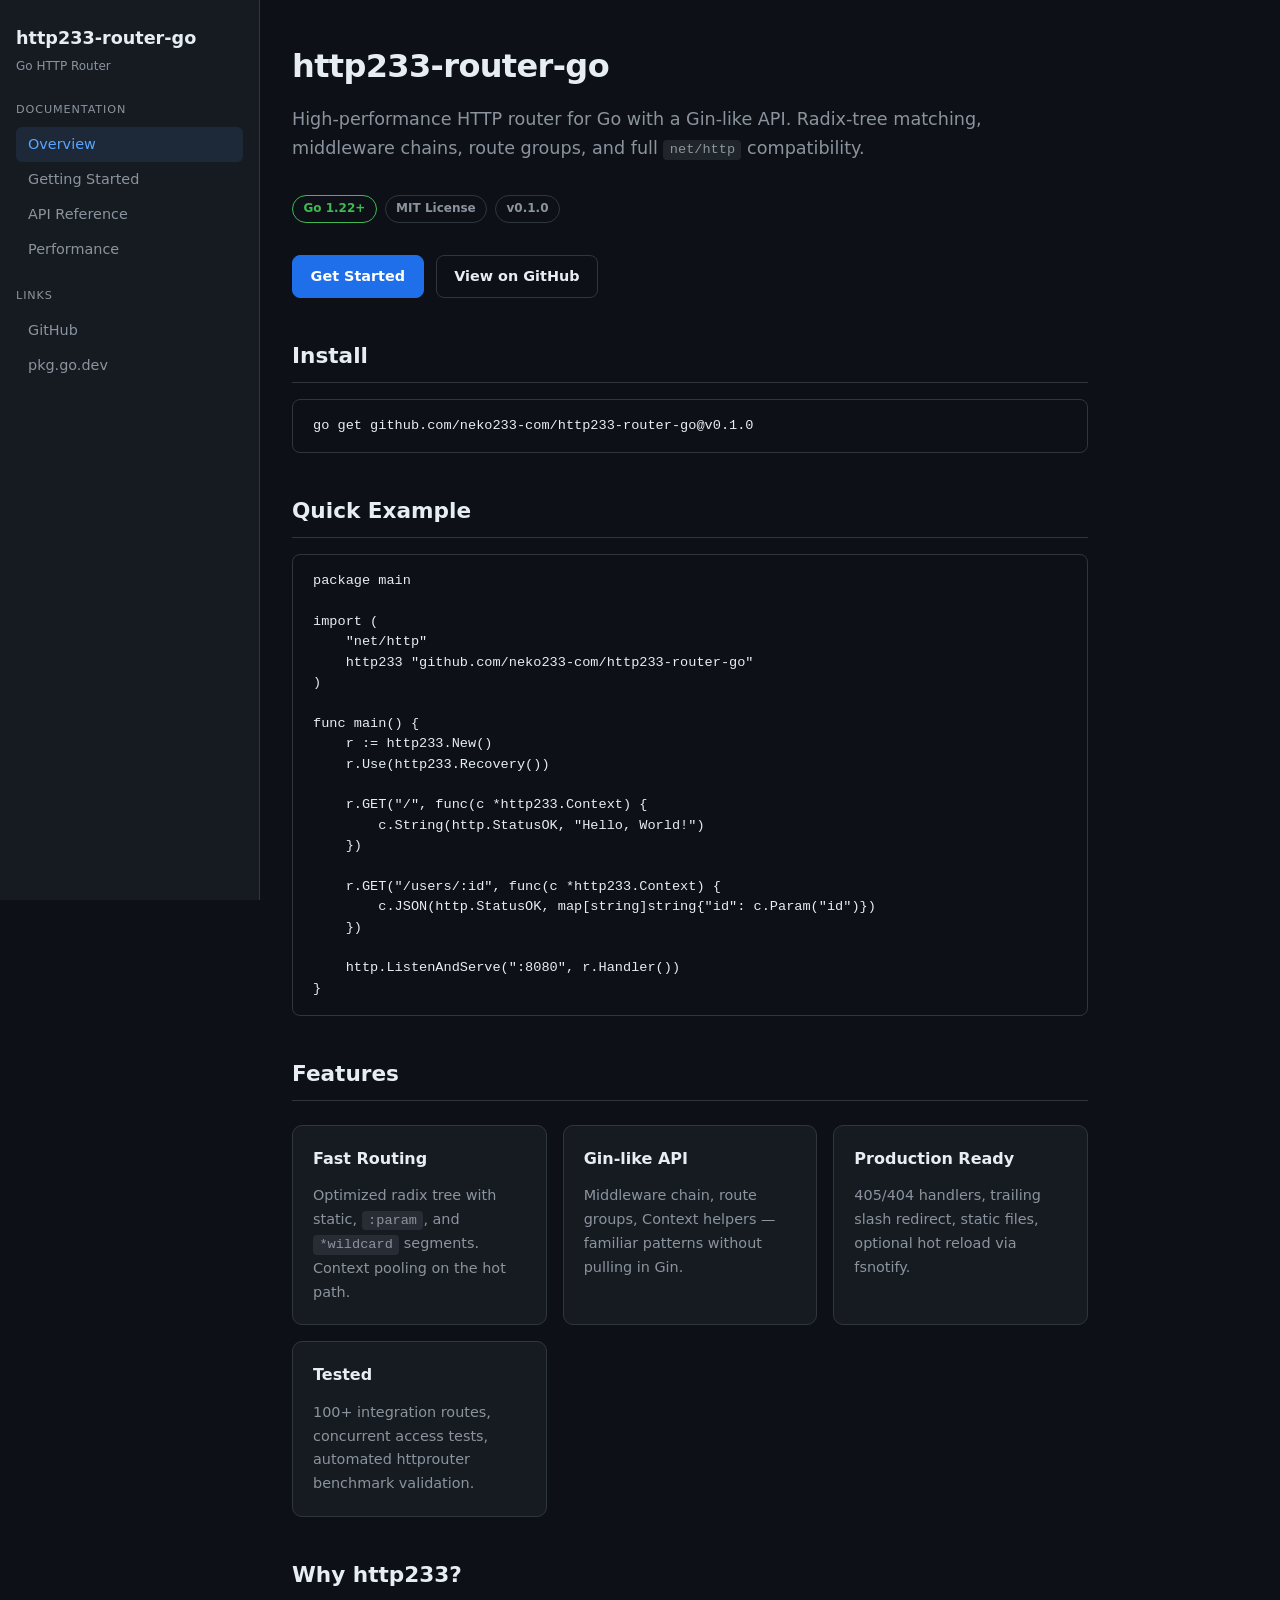
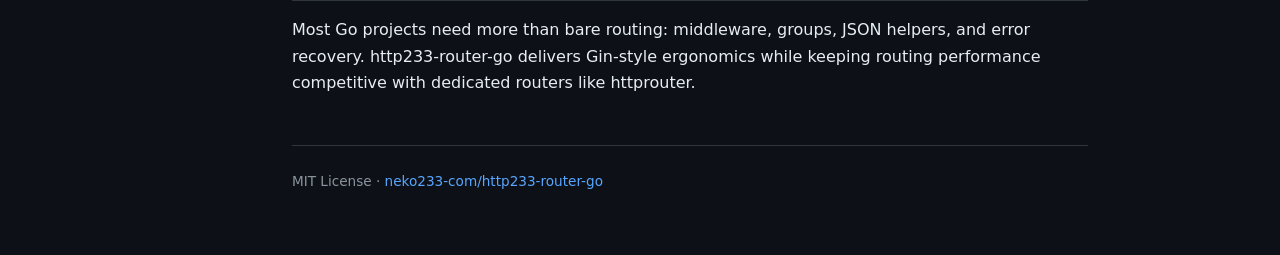
<file: index.html>
<!DOCTYPE html>
<html lang="en">
<head>
  <meta charset="UTF-8">
  <meta name="viewport" content="width=device-width, initial-scale=1.0">
  <title>http233-router-go — Documentation</title>
  <meta name="description" content="High-performance HTTP router for Go with Gin-like API">
  <link rel="stylesheet" href="assets/style.css">
</head>
<body>
  <div class="layout">
    <aside class="sidebar">
      <a class="logo" href="index.html">http233-router-go</a>
      <span class="logo-sub">Go HTTP Router</span>
      <div class="nav-section">Documentation</div>
      <a class="nav-link active" href="index.html">Overview</a>
      <a class="nav-link" href="guide.html">Getting Started</a>
      <a class="nav-link" href="api.html">API Reference</a>
      <a class="nav-link" href="performance.html">Performance</a>
      <div class="nav-section">Links</div>
      <a class="nav-link" href="https://github.com/neko233-com/http233-router-go">GitHub</a>
      <a class="nav-link" href="https://pkg.go.dev/github.com/neko233-com/http233-router-go">pkg.go.dev</a>
    </aside>

    <main>
      <h1>http233-router-go</h1>
      <p class="lead">High-performance HTTP router for Go with a Gin-like API. Radix-tree matching, middleware chains, route groups, and full <code>net/http</code> compatibility.</p>

      <div class="badge-row">
        <span class="badge green">Go 1.22+</span>
        <span class="badge">MIT License</span>
        <span class="badge">v0.1.0</span>
      </div>

      <div class="hero-actions">
        <a class="btn btn-primary" href="guide.html">Get Started</a>
        <a class="btn" href="https://github.com/neko233-com/http233-router-go">View on GitHub</a>
      </div>

      <h2>Install</h2>
      <pre><code>go get github.com/neko233-com/http233-router-go@v0.1.0</code></pre>

      <h2>Quick Example</h2>
      <pre><code>package main

import (
    "net/http"
    http233 "github.com/neko233-com/http233-router-go"
)

func main() {
    r := http233.New()
    r.Use(http233.Recovery())

    r.GET("/", func(c *http233.Context) {
        c.String(http.StatusOK, "Hello, World!")
    })

    r.GET("/users/:id", func(c *http233.Context) {
        c.JSON(http.StatusOK, map[string]string{"id": c.Param("id")})
    })

    http.ListenAndServe(":8080", r.Handler())
}</code></pre>

      <h2>Features</h2>
      <div class="card-grid">
        <div class="card">
          <h3>Fast Routing</h3>
          <p>Optimized radix tree with static, <code>:param</code>, and <code>*wildcard</code> segments. Context pooling on the hot path.</p>
        </div>
        <div class="card">
          <h3>Gin-like API</h3>
          <p>Middleware chain, route groups, Context helpers — familiar patterns without pulling in Gin.</p>
        </div>
        <div class="card">
          <h3>Production Ready</h3>
          <p>405/404 handlers, trailing slash redirect, static files, optional hot reload via fsnotify.</p>
        </div>
        <div class="card">
          <h3>Tested</h3>
          <p>100+ integration routes, concurrent access tests, automated httprouter benchmark validation.</p>
        </div>
      </div>

      <h2>Why http233?</h2>
      <p>Most Go projects need more than bare routing: middleware, groups, JSON helpers, and error recovery. http233-router-go delivers Gin-style ergonomics while keeping routing performance competitive with dedicated routers like httprouter.</p>

      <div class="footer">
        <p>MIT License · <a href="https://github.com/neko233-com/http233-router-go">neko233-com/http233-router-go</a></p>
      </div>
    </main>
  </div>
</body>
</html>
</file>
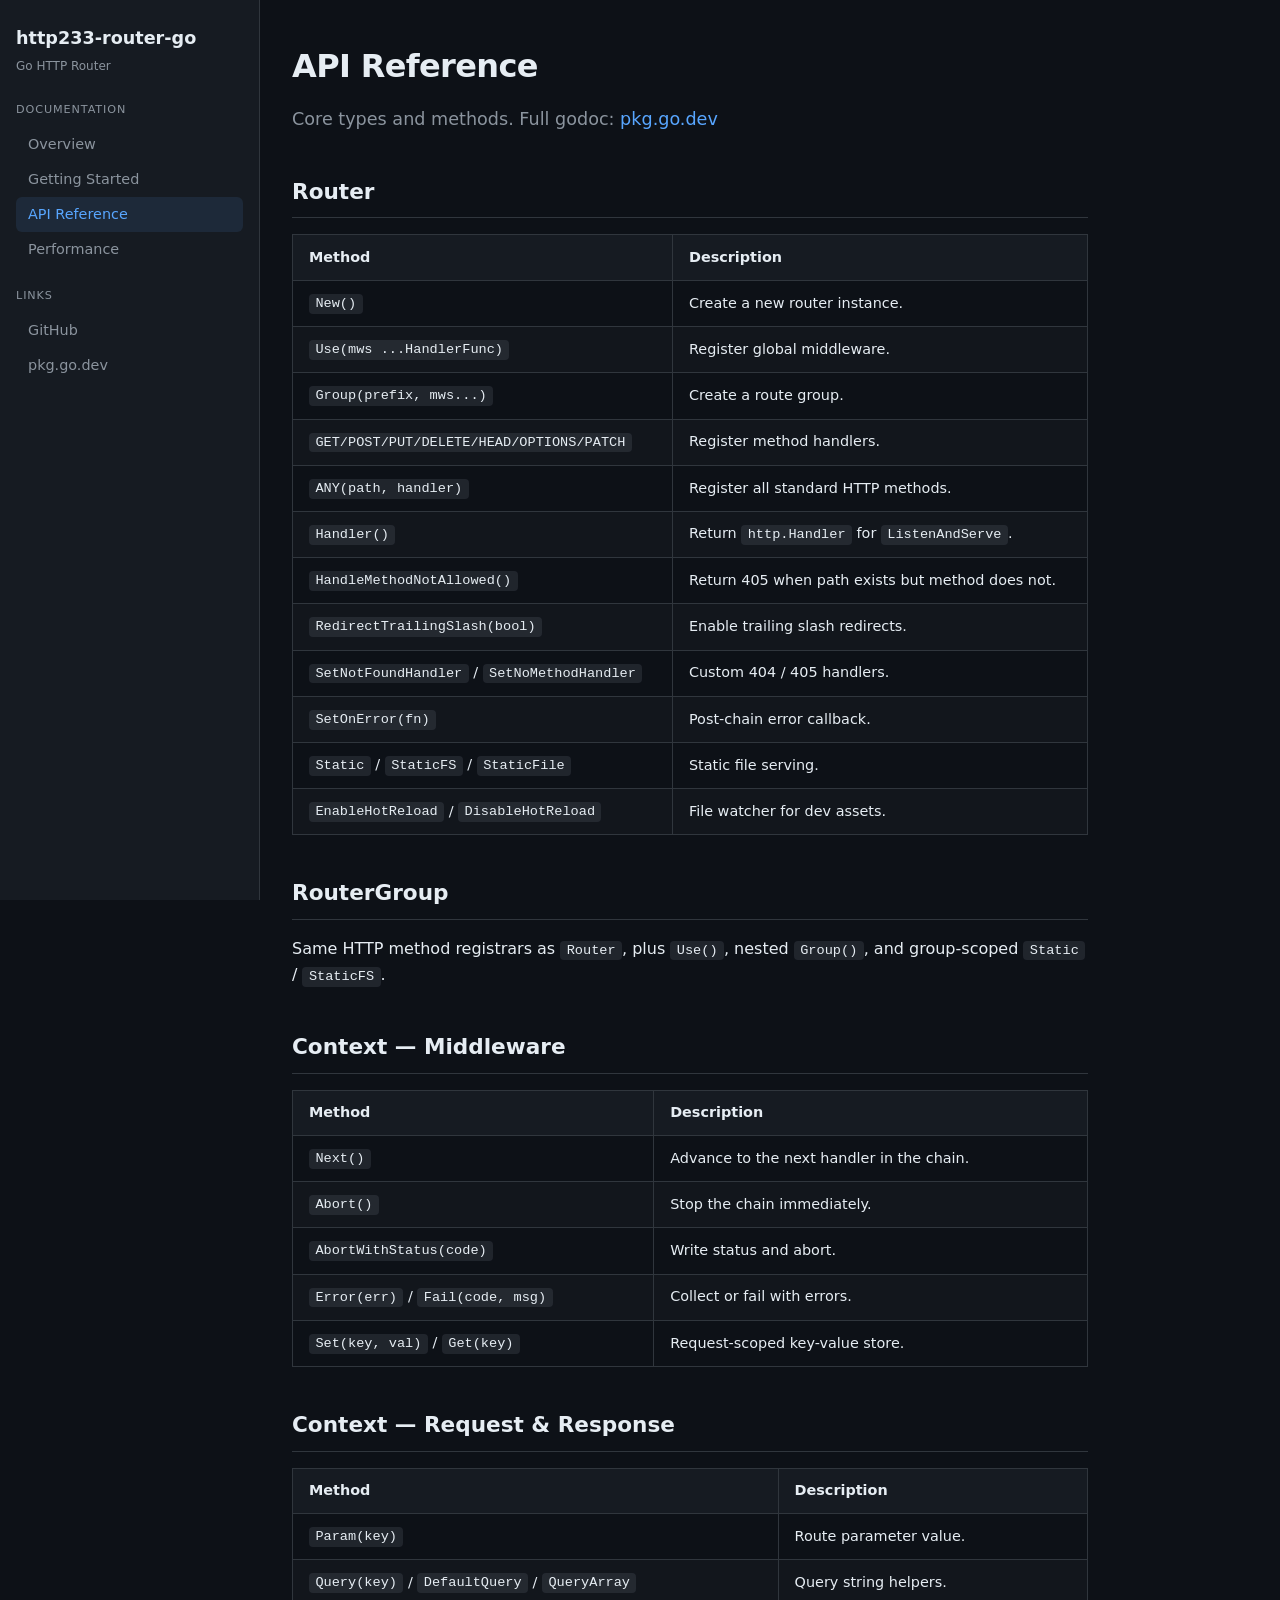
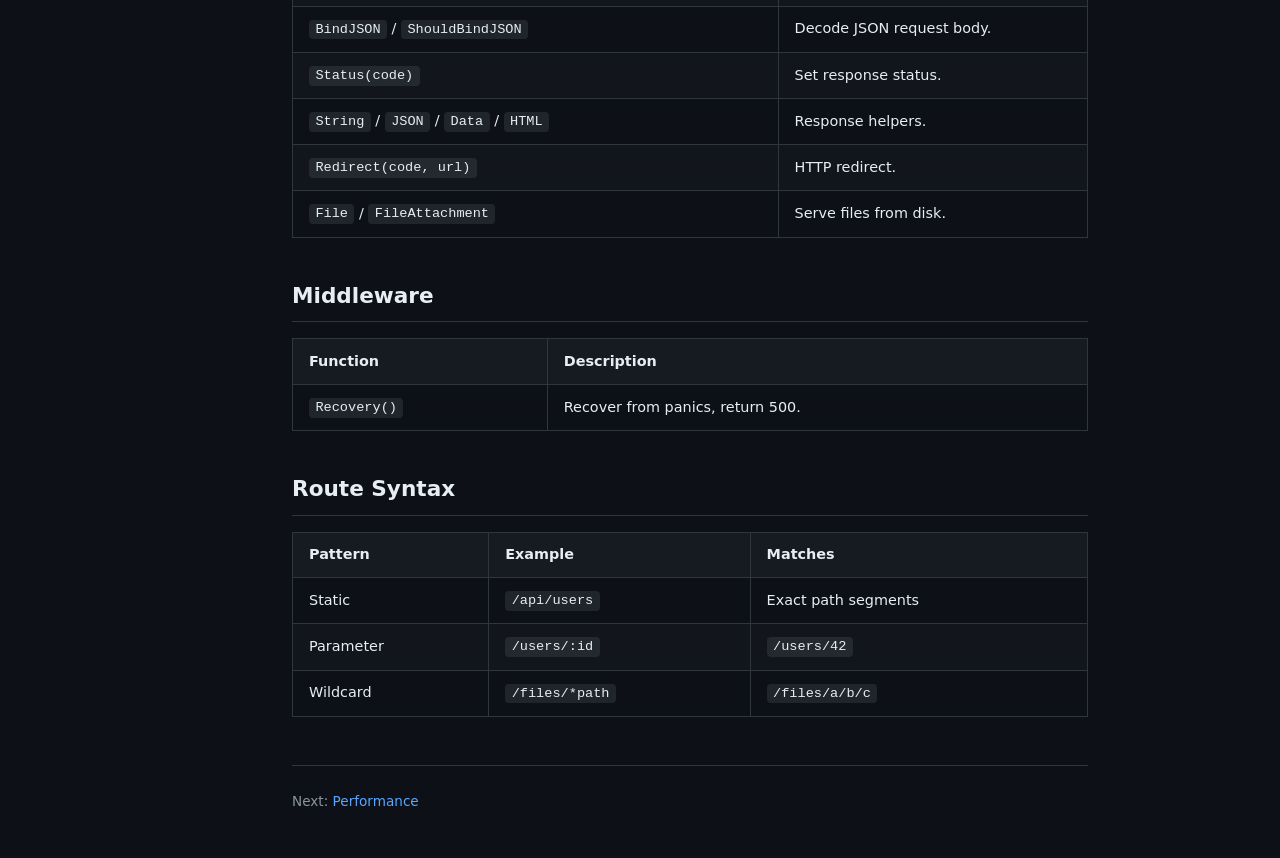
<file: api.html>
<!DOCTYPE html>
<html lang="en">
<head>
  <meta charset="UTF-8">
  <meta name="viewport" content="width=device-width, initial-scale=1.0">
  <title>API Reference — http233-router-go</title>
  <link rel="stylesheet" href="assets/style.css">
</head>
<body>
  <div class="layout">
    <aside class="sidebar">
      <a class="logo" href="index.html">http233-router-go</a>
      <span class="logo-sub">Go HTTP Router</span>
      <div class="nav-section">Documentation</div>
      <a class="nav-link" href="index.html">Overview</a>
      <a class="nav-link" href="guide.html">Getting Started</a>
      <a class="nav-link active" href="api.html">API Reference</a>
      <a class="nav-link" href="performance.html">Performance</a>
      <div class="nav-section">Links</div>
      <a class="nav-link" href="https://github.com/neko233-com/http233-router-go">GitHub</a>
      <a class="nav-link" href="https://pkg.go.dev/github.com/neko233-com/http233-router-go">pkg.go.dev</a>
    </aside>

    <main>
      <h1>API Reference</h1>
      <p class="lead">Core types and methods. Full godoc: <a href="https://pkg.go.dev/github.com/neko233-com/http233-router-go">pkg.go.dev</a></p>

      <h2>Router</h2>
      <table>
        <thead><tr><th>Method</th><th>Description</th></tr></thead>
        <tbody>
          <tr><td><code>New()</code></td><td>Create a new router instance.</td></tr>
          <tr><td><code>Use(mws ...HandlerFunc)</code></td><td>Register global middleware.</td></tr>
          <tr><td><code>Group(prefix, mws...)</code></td><td>Create a route group.</td></tr>
          <tr><td><code>GET/POST/PUT/DELETE/HEAD/OPTIONS/PATCH</code></td><td>Register method handlers.</td></tr>
          <tr><td><code>ANY(path, handler)</code></td><td>Register all standard HTTP methods.</td></tr>
          <tr><td><code>Handler()</code></td><td>Return <code>http.Handler</code> for <code>ListenAndServe</code>.</td></tr>
          <tr><td><code>HandleMethodNotAllowed()</code></td><td>Return 405 when path exists but method does not.</td></tr>
          <tr><td><code>RedirectTrailingSlash(bool)</code></td><td>Enable trailing slash redirects.</td></tr>
          <tr><td><code>SetNotFoundHandler</code> / <code>SetNoMethodHandler</code></td><td>Custom 404 / 405 handlers.</td></tr>
          <tr><td><code>SetOnError(fn)</code></td><td>Post-chain error callback.</td></tr>
          <tr><td><code>Static</code> / <code>StaticFS</code> / <code>StaticFile</code></td><td>Static file serving.</td></tr>
          <tr><td><code>EnableHotReload</code> / <code>DisableHotReload</code></td><td>File watcher for dev assets.</td></tr>
        </tbody>
      </table>

      <h2>RouterGroup</h2>
      <p>Same HTTP method registrars as <code>Router</code>, plus <code>Use()</code>, nested <code>Group()</code>, and group-scoped <code>Static</code> / <code>StaticFS</code>.</p>

      <h2>Context — Middleware</h2>
      <table>
        <thead><tr><th>Method</th><th>Description</th></tr></thead>
        <tbody>
          <tr><td><code>Next()</code></td><td>Advance to the next handler in the chain.</td></tr>
          <tr><td><code>Abort()</code></td><td>Stop the chain immediately.</td></tr>
          <tr><td><code>AbortWithStatus(code)</code></td><td>Write status and abort.</td></tr>
          <tr><td><code>Error(err)</code> / <code>Fail(code, msg)</code></td><td>Collect or fail with errors.</td></tr>
          <tr><td><code>Set(key, val)</code> / <code>Get(key)</code></td><td>Request-scoped key-value store.</td></tr>
        </tbody>
      </table>

      <h2>Context — Request &amp; Response</h2>
      <table>
        <thead><tr><th>Method</th><th>Description</th></tr></thead>
        <tbody>
          <tr><td><code>Param(key)</code></td><td>Route parameter value.</td></tr>
          <tr><td><code>Query(key)</code> / <code>DefaultQuery</code> / <code>QueryArray</code></td><td>Query string helpers.</td></tr>
          <tr><td><code>BindJSON</code> / <code>ShouldBindJSON</code></td><td>Decode JSON request body.</td></tr>
          <tr><td><code>Status(code)</code></td><td>Set response status.</td></tr>
          <tr><td><code>String</code> / <code>JSON</code> / <code>Data</code> / <code>HTML</code></td><td>Response helpers.</td></tr>
          <tr><td><code>Redirect(code, url)</code></td><td>HTTP redirect.</td></tr>
          <tr><td><code>File</code> / <code>FileAttachment</code></td><td>Serve files from disk.</td></tr>
        </tbody>
      </table>

      <h2>Middleware</h2>
      <table>
        <thead><tr><th>Function</th><th>Description</th></tr></thead>
        <tbody>
          <tr><td><code>Recovery()</code></td><td>Recover from panics, return 500.</td></tr>
        </tbody>
      </table>

      <h2>Route Syntax</h2>
      <table>
        <thead><tr><th>Pattern</th><th>Example</th><th>Matches</th></tr></thead>
        <tbody>
          <tr><td>Static</td><td><code>/api/users</code></td><td>Exact path segments</td></tr>
          <tr><td>Parameter</td><td><code>/users/:id</code></td><td><code>/users/42</code></td></tr>
          <tr><td>Wildcard</td><td><code>/files/*path</code></td><td><code>/files/a/b/c</code></td></tr>
        </tbody>
      </table>

      <div class="footer">
        <p>Next: <a href="performance.html">Performance</a></p>
      </div>
    </main>
  </div>
</body>
</html>
</file>
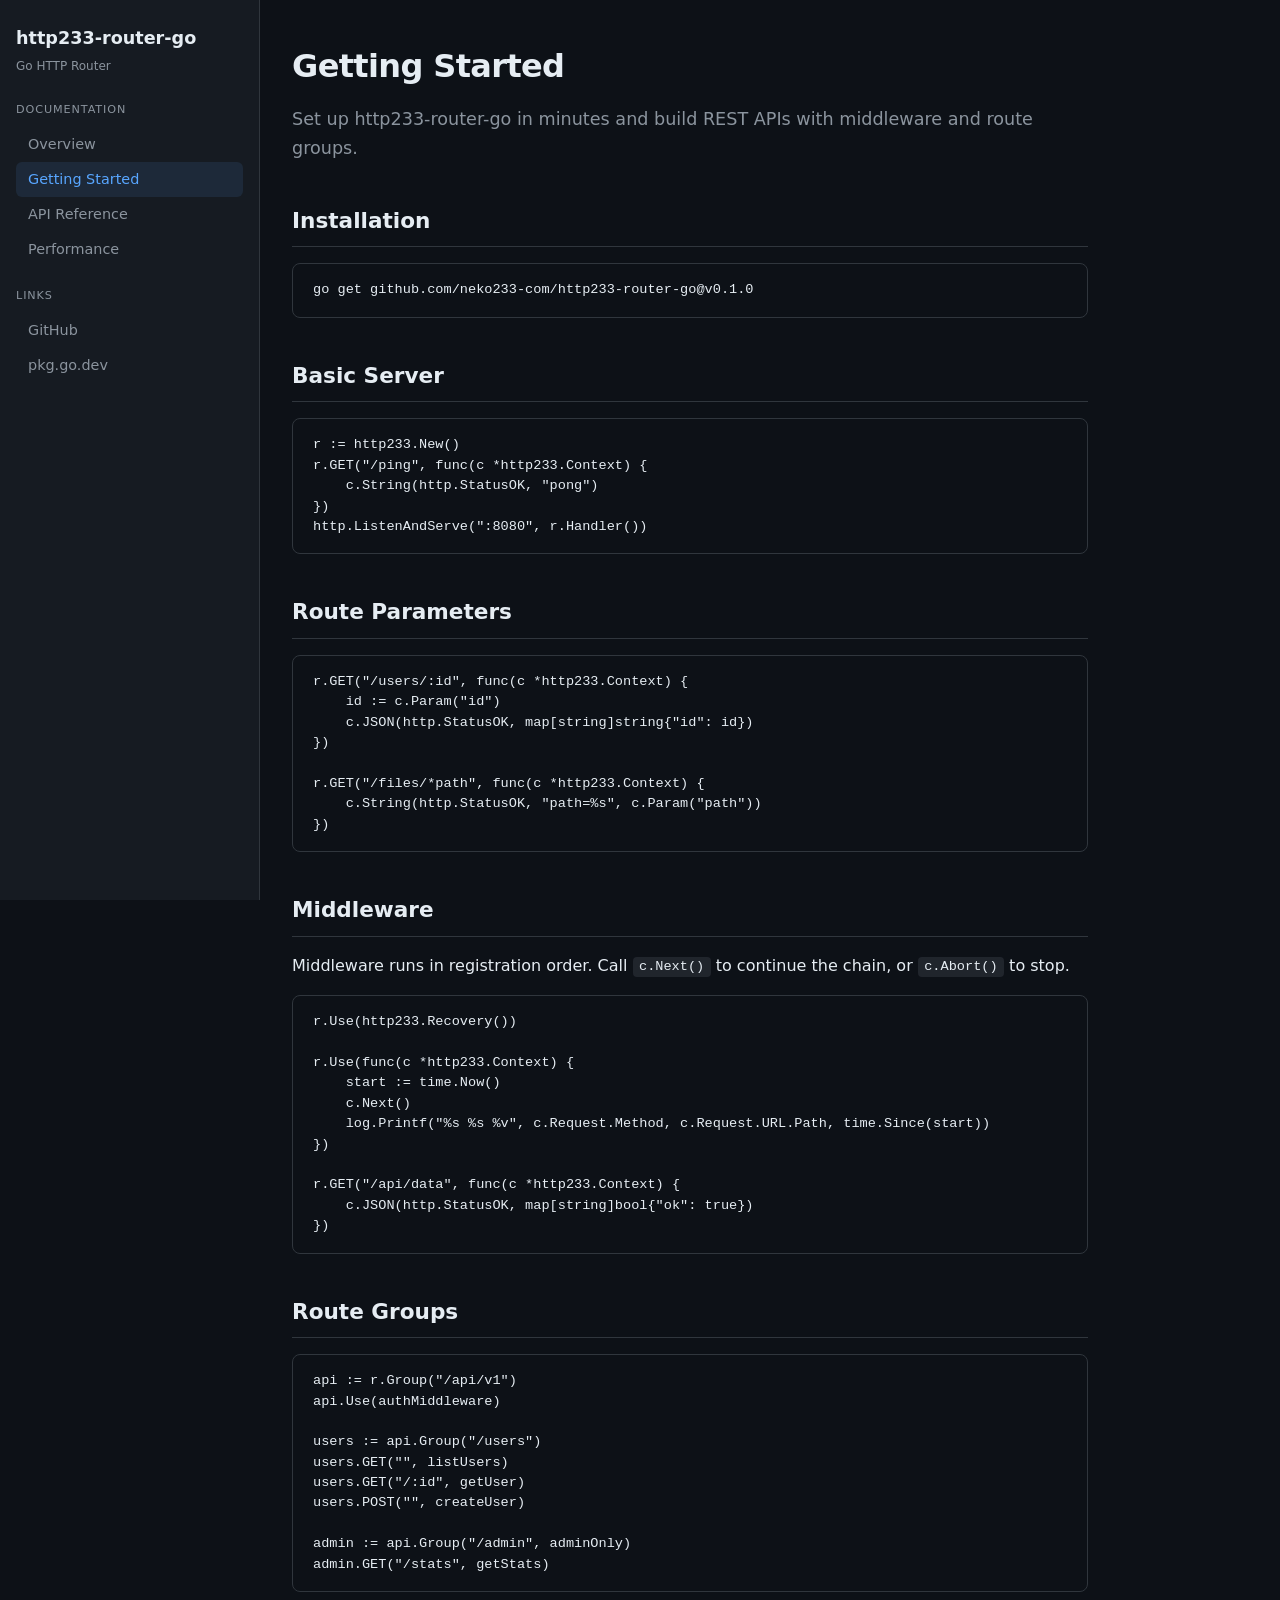
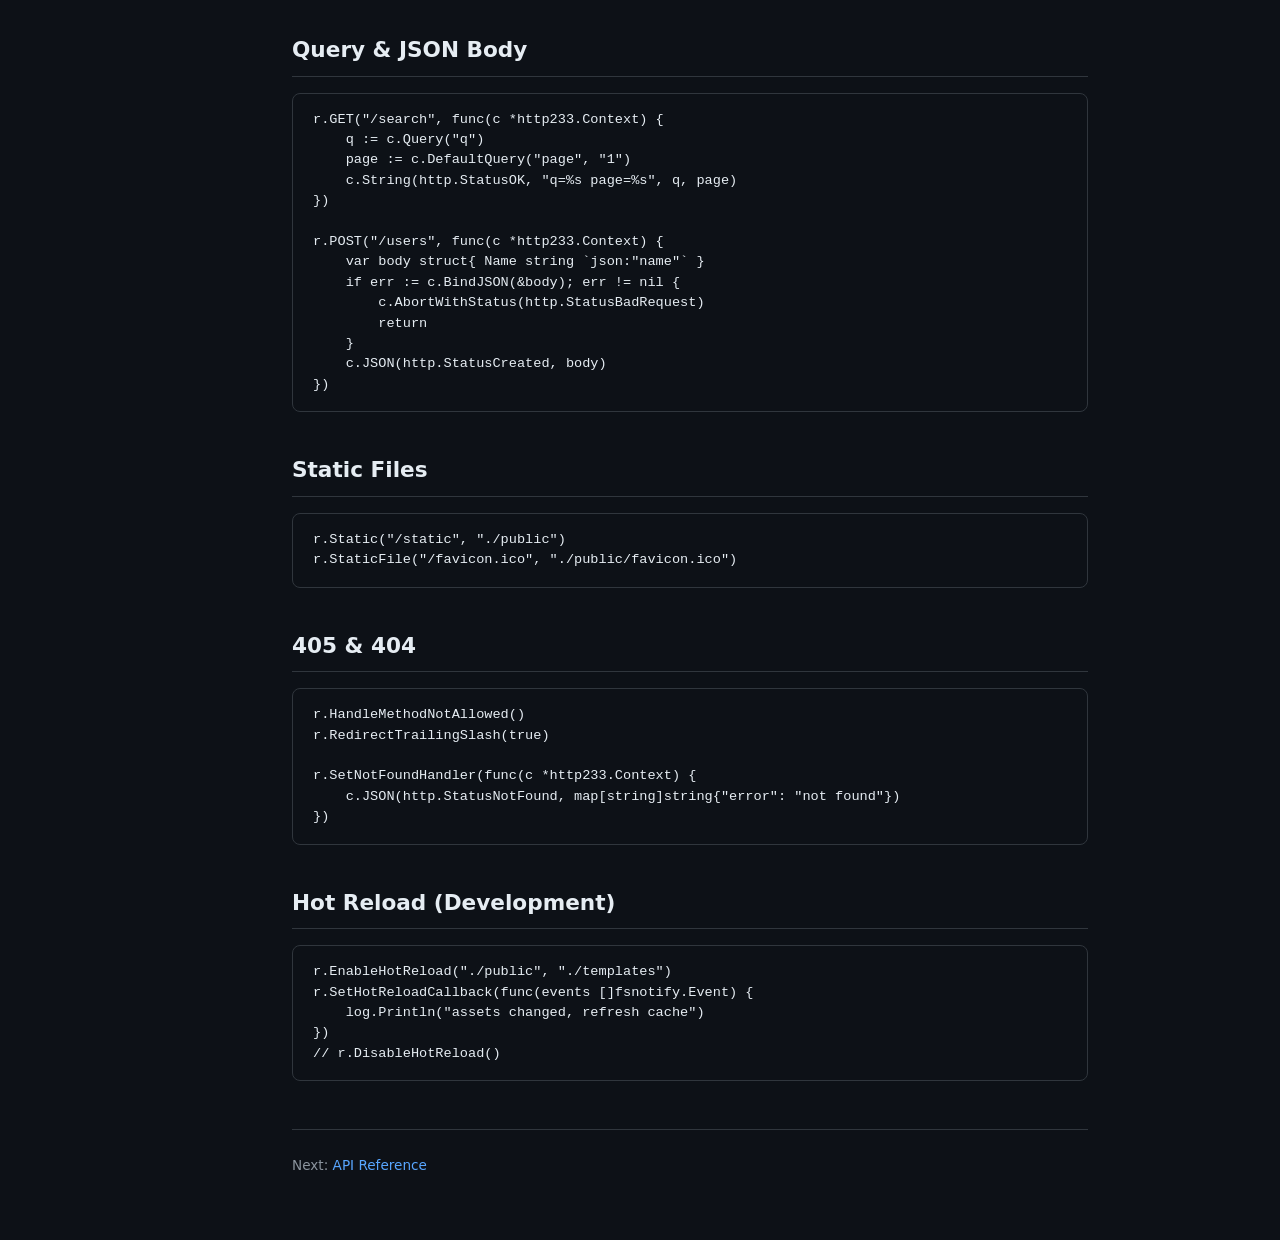
<file: guide.html>
<!DOCTYPE html>
<html lang="en">
<head>
  <meta charset="UTF-8">
  <meta name="viewport" content="width=device-width, initial-scale=1.0">
  <title>Getting Started — http233-router-go</title>
  <link rel="stylesheet" href="assets/style.css">
</head>
<body>
  <div class="layout">
    <aside class="sidebar">
      <a class="logo" href="index.html">http233-router-go</a>
      <span class="logo-sub">Go HTTP Router</span>
      <div class="nav-section">Documentation</div>
      <a class="nav-link" href="index.html">Overview</a>
      <a class="nav-link active" href="guide.html">Getting Started</a>
      <a class="nav-link" href="api.html">API Reference</a>
      <a class="nav-link" href="performance.html">Performance</a>
      <div class="nav-section">Links</div>
      <a class="nav-link" href="https://github.com/neko233-com/http233-router-go">GitHub</a>
      <a class="nav-link" href="https://pkg.go.dev/github.com/neko233-com/http233-router-go">pkg.go.dev</a>
    </aside>

    <main>
      <h1>Getting Started</h1>
      <p class="lead">Set up http233-router-go in minutes and build REST APIs with middleware and route groups.</p>

      <h2>Installation</h2>
      <pre><code>go get github.com/neko233-com/http233-router-go@v0.1.0</code></pre>

      <h2>Basic Server</h2>
      <pre><code>r := http233.New()
r.GET("/ping", func(c *http233.Context) {
    c.String(http.StatusOK, "pong")
})
http.ListenAndServe(":8080", r.Handler())</code></pre>

      <h2>Route Parameters</h2>
      <pre><code>r.GET("/users/:id", func(c *http233.Context) {
    id := c.Param("id")
    c.JSON(http.StatusOK, map[string]string{"id": id})
})

r.GET("/files/*path", func(c *http233.Context) {
    c.String(http.StatusOK, "path=%s", c.Param("path"))
})</code></pre>

      <h2>Middleware</h2>
      <p>Middleware runs in registration order. Call <code>c.Next()</code> to continue the chain, or <code>c.Abort()</code> to stop.</p>
      <pre><code>r.Use(http233.Recovery())

r.Use(func(c *http233.Context) {
    start := time.Now()
    c.Next()
    log.Printf("%s %s %v", c.Request.Method, c.Request.URL.Path, time.Since(start))
})

r.GET("/api/data", func(c *http233.Context) {
    c.JSON(http.StatusOK, map[string]bool{"ok": true})
})</code></pre>

      <h2>Route Groups</h2>
      <pre><code>api := r.Group("/api/v1")
api.Use(authMiddleware)

users := api.Group("/users")
users.GET("", listUsers)
users.GET("/:id", getUser)
users.POST("", createUser)

admin := api.Group("/admin", adminOnly)
admin.GET("/stats", getStats)</code></pre>

      <h2>Query &amp; JSON Body</h2>
      <pre><code>r.GET("/search", func(c *http233.Context) {
    q := c.Query("q")
    page := c.DefaultQuery("page", "1")
    c.String(http.StatusOK, "q=%s page=%s", q, page)
})

r.POST("/users", func(c *http233.Context) {
    var body struct{ Name string `json:"name"` }
    if err := c.BindJSON(&body); err != nil {
        c.AbortWithStatus(http.StatusBadRequest)
        return
    }
    c.JSON(http.StatusCreated, body)
})</code></pre>

      <h2>Static Files</h2>
      <pre><code>r.Static("/static", "./public")
r.StaticFile("/favicon.ico", "./public/favicon.ico")</code></pre>

      <h2>405 &amp; 404</h2>
      <pre><code>r.HandleMethodNotAllowed()
r.RedirectTrailingSlash(true)

r.SetNotFoundHandler(func(c *http233.Context) {
    c.JSON(http.StatusNotFound, map[string]string{"error": "not found"})
})</code></pre>

      <h2>Hot Reload (Development)</h2>
      <pre><code>r.EnableHotReload("./public", "./templates")
r.SetHotReloadCallback(func(events []fsnotify.Event) {
    log.Println("assets changed, refresh cache")
})
// r.DisableHotReload()</code></pre>

      <div class="footer">
        <p>Next: <a href="api.html">API Reference</a></p>
      </div>
    </main>
  </div>
</body>
</html>
</file>
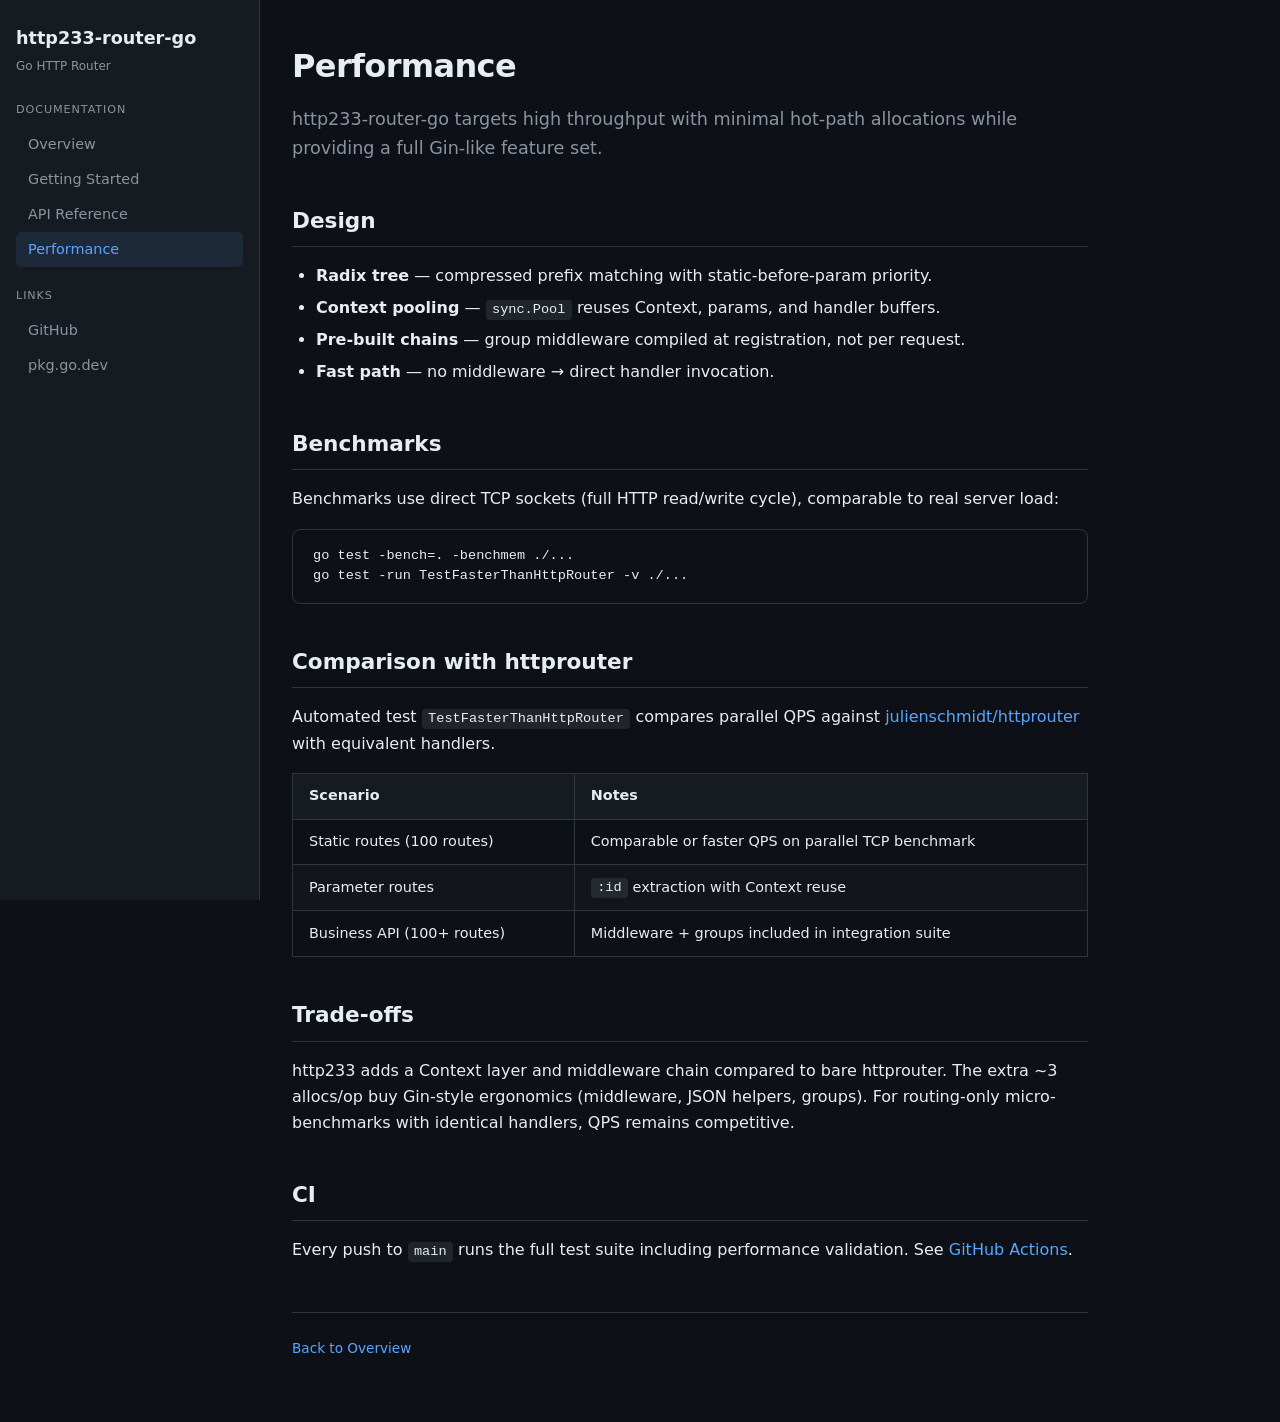
<file: performance.html>
<!DOCTYPE html>
<html lang="en">
<head>
  <meta charset="UTF-8">
  <meta name="viewport" content="width=device-width, initial-scale=1.0">
  <title>Performance — http233-router-go</title>
  <link rel="stylesheet" href="assets/style.css">
</head>
<body>
  <div class="layout">
    <aside class="sidebar">
      <a class="logo" href="index.html">http233-router-go</a>
      <span class="logo-sub">Go HTTP Router</span>
      <div class="nav-section">Documentation</div>
      <a class="nav-link" href="index.html">Overview</a>
      <a class="nav-link" href="guide.html">Getting Started</a>
      <a class="nav-link" href="api.html">API Reference</a>
      <a class="nav-link active" href="performance.html">Performance</a>
      <div class="nav-section">Links</div>
      <a class="nav-link" href="https://github.com/neko233-com/http233-router-go">GitHub</a>
      <a class="nav-link" href="https://pkg.go.dev/github.com/neko233-com/http233-router-go">pkg.go.dev</a>
    </aside>

    <main>
      <h1>Performance</h1>
      <p class="lead">http233-router-go targets high throughput with minimal hot-path allocations while providing a full Gin-like feature set.</p>

      <h2>Design</h2>
      <ul>
        <li><strong>Radix tree</strong> — compressed prefix matching with static-before-param priority.</li>
        <li><strong>Context pooling</strong> — <code>sync.Pool</code> reuses Context, params, and handler buffers.</li>
        <li><strong>Pre-built chains</strong> — group middleware compiled at registration, not per request.</li>
        <li><strong>Fast path</strong> — no middleware → direct handler invocation.</li>
      </ul>

      <h2>Benchmarks</h2>
      <p>Benchmarks use direct TCP sockets (full HTTP read/write cycle), comparable to real server load:</p>
      <pre><code>go test -bench=. -benchmem ./...
go test -run TestFasterThanHttpRouter -v ./...</code></pre>

      <h2>Comparison with httprouter</h2>
      <p>Automated test <code>TestFasterThanHttpRouter</code> compares parallel QPS against <a href="https://github.com/julienschmidt/httprouter">julienschmidt/httprouter</a> with equivalent handlers.</p>
      <table>
        <thead><tr><th>Scenario</th><th>Notes</th></tr></thead>
        <tbody>
          <tr><td>Static routes (100 routes)</td><td>Comparable or faster QPS on parallel TCP benchmark</td></tr>
          <tr><td>Parameter routes</td><td><code>:id</code> extraction with Context reuse</td></tr>
          <tr><td>Business API (100+ routes)</td><td>Middleware + groups included in integration suite</td></tr>
        </tbody>
      </table>

      <h2>Trade-offs</h2>
      <p>http233 adds a Context layer and middleware chain compared to bare httprouter. The extra ~3 allocs/op buy Gin-style ergonomics (middleware, JSON helpers, groups). For routing-only micro-benchmarks with identical handlers, QPS remains competitive.</p>

      <h2>CI</h2>
      <p>Every push to <code>main</code> runs the full test suite including performance validation. See <a href="https://github.com/neko233-com/http233-router-go/actions">GitHub Actions</a>.</p>

      <div class="footer">
        <p><a href="index.html">Back to Overview</a></p>
      </div>
    </main>
  </div>
</body>
</html>
</file>
<file: assets/style.css>
:root {
  --bg: #0d1117;
  --surface: #161b22;
  --border: #30363d;
  --text: #e6edf3;
  --muted: #8b949e;
  --accent: #58a6ff;
  --accent-dim: #1f6feb;
  --green: #3fb950;
  --code-bg: #0d1117;
  --font: "Segoe UI", system-ui, -apple-system, sans-serif;
  --mono: "Cascadia Code", "Fira Code", Consolas, monospace;
}

* { box-sizing: border-box; margin: 0; padding: 0; }

html { scroll-behavior: smooth; }

body {
  font-family: var(--font);
  background: var(--bg);
  color: var(--text);
  line-height: 1.65;
  min-height: 100vh;
}

a { color: var(--accent); text-decoration: none; }
a:hover { text-decoration: underline; }

.layout {
  display: grid;
  grid-template-columns: 260px 1fr;
  min-height: 100vh;
}

@media (max-width: 900px) {
  .layout { grid-template-columns: 1fr; }
  .sidebar {
    position: relative !important;
    height: auto !important;
    border-right: none;
    border-bottom: 1px solid var(--border);
  }
}

.sidebar {
  position: sticky;
  top: 0;
  height: 100vh;
  overflow-y: auto;
  background: var(--surface);
  border-right: 1px solid var(--border);
  padding: 1.5rem 1rem;
}

.logo {
  font-size: 1.1rem;
  font-weight: 700;
  color: var(--text);
  margin-bottom: 0.25rem;
  display: block;
}

.logo-sub {
  font-size: 0.75rem;
  color: var(--muted);
  margin-bottom: 1.5rem;
  display: block;
}

.nav-section {
  font-size: 0.7rem;
  text-transform: uppercase;
  letter-spacing: 0.08em;
  color: var(--muted);
  margin: 1.25rem 0 0.5rem;
}

.nav-link {
  display: block;
  padding: 0.35rem 0.75rem;
  border-radius: 6px;
  color: var(--muted);
  font-size: 0.9rem;
}

.nav-link:hover, .nav-link.active {
  background: rgba(88, 166, 255, 0.1);
  color: var(--accent);
  text-decoration: none;
}

main {
  max-width: 860px;
  padding: 2.5rem 2rem 4rem;
}

h1 {
  font-size: 2rem;
  font-weight: 700;
  margin-bottom: 0.75rem;
  letter-spacing: -0.02em;
}

h2 {
  font-size: 1.35rem;
  font-weight: 600;
  margin: 2.5rem 0 1rem;
  padding-bottom: 0.5rem;
  border-bottom: 1px solid var(--border);
}

h3 {
  font-size: 1.05rem;
  font-weight: 600;
  margin: 1.5rem 0 0.75rem;
}

.lead {
  font-size: 1.1rem;
  color: var(--muted);
  margin-bottom: 2rem;
}

.badge-row {
  display: flex;
  flex-wrap: wrap;
  gap: 0.5rem;
  margin-bottom: 2rem;
}

.badge {
  display: inline-block;
  padding: 0.2rem 0.65rem;
  border-radius: 999px;
  font-size: 0.75rem;
  font-weight: 600;
  border: 1px solid var(--border);
  color: var(--muted);
}

.badge.green { border-color: var(--green); color: var(--green); }

pre, code {
  font-family: var(--mono);
  font-size: 0.85rem;
}

pre {
  background: var(--code-bg);
  border: 1px solid var(--border);
  border-radius: 8px;
  padding: 1rem 1.25rem;
  overflow-x: auto;
  margin: 1rem 0;
  line-height: 1.5;
}

code {
  background: rgba(110, 118, 129, 0.2);
  padding: 0.15rem 0.4rem;
  border-radius: 4px;
}

pre code { background: none; padding: 0; }

ul, ol { margin: 0.75rem 0 0.75rem 1.5rem; }
li { margin: 0.35rem 0; }

table {
  width: 100%;
  border-collapse: collapse;
  margin: 1rem 0;
  font-size: 0.9rem;
}

th, td {
  text-align: left;
  padding: 0.65rem 1rem;
  border: 1px solid var(--border);
}

th { background: var(--surface); font-weight: 600; }
tr:nth-child(even) td { background: rgba(255,255,255,0.02); }

.card-grid {
  display: grid;
  grid-template-columns: repeat(auto-fit, minmax(220px, 1fr));
  gap: 1rem;
  margin: 1.5rem 0;
}

.card {
  background: var(--surface);
  border: 1px solid var(--border);
  border-radius: 10px;
  padding: 1.25rem;
}

.card h3 { margin-top: 0; font-size: 1rem; }
.card p { color: var(--muted); font-size: 0.9rem; margin-top: 0.5rem; }

.footer {
  margin-top: 3rem;
  padding-top: 1.5rem;
  border-top: 1px solid var(--border);
  color: var(--muted);
  font-size: 0.85rem;
}

.hero-actions {
  display: flex;
  flex-wrap: wrap;
  gap: 0.75rem;
  margin: 1.5rem 0 2rem;
}

.btn {
  display: inline-block;
  padding: 0.55rem 1.1rem;
  border-radius: 8px;
  font-size: 0.9rem;
  font-weight: 600;
  border: 1px solid var(--border);
  color: var(--text);
}

.btn-primary {
  background: var(--accent-dim);
  border-color: var(--accent-dim);
  color: #fff;
}

.btn:hover { text-decoration: none; opacity: 0.9; }

.method { color: var(--green); font-weight: 600; }
</file>
